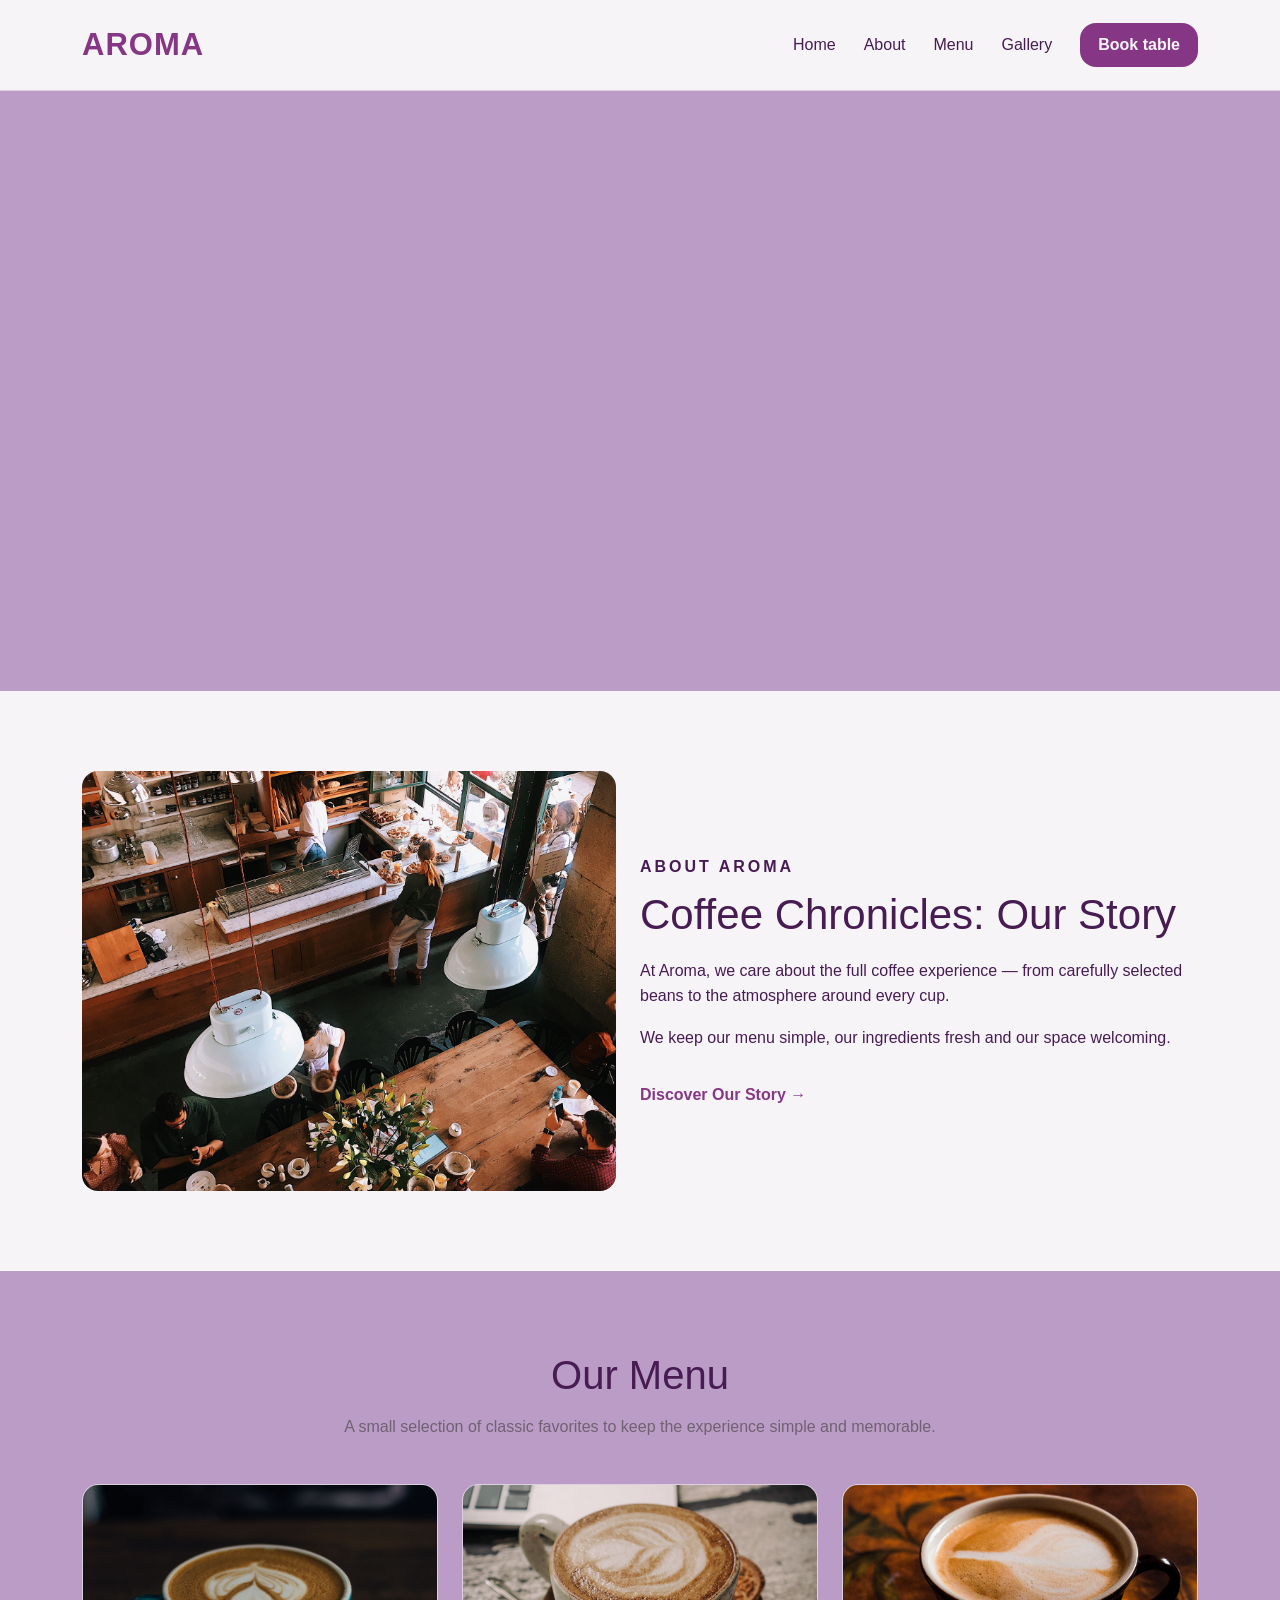
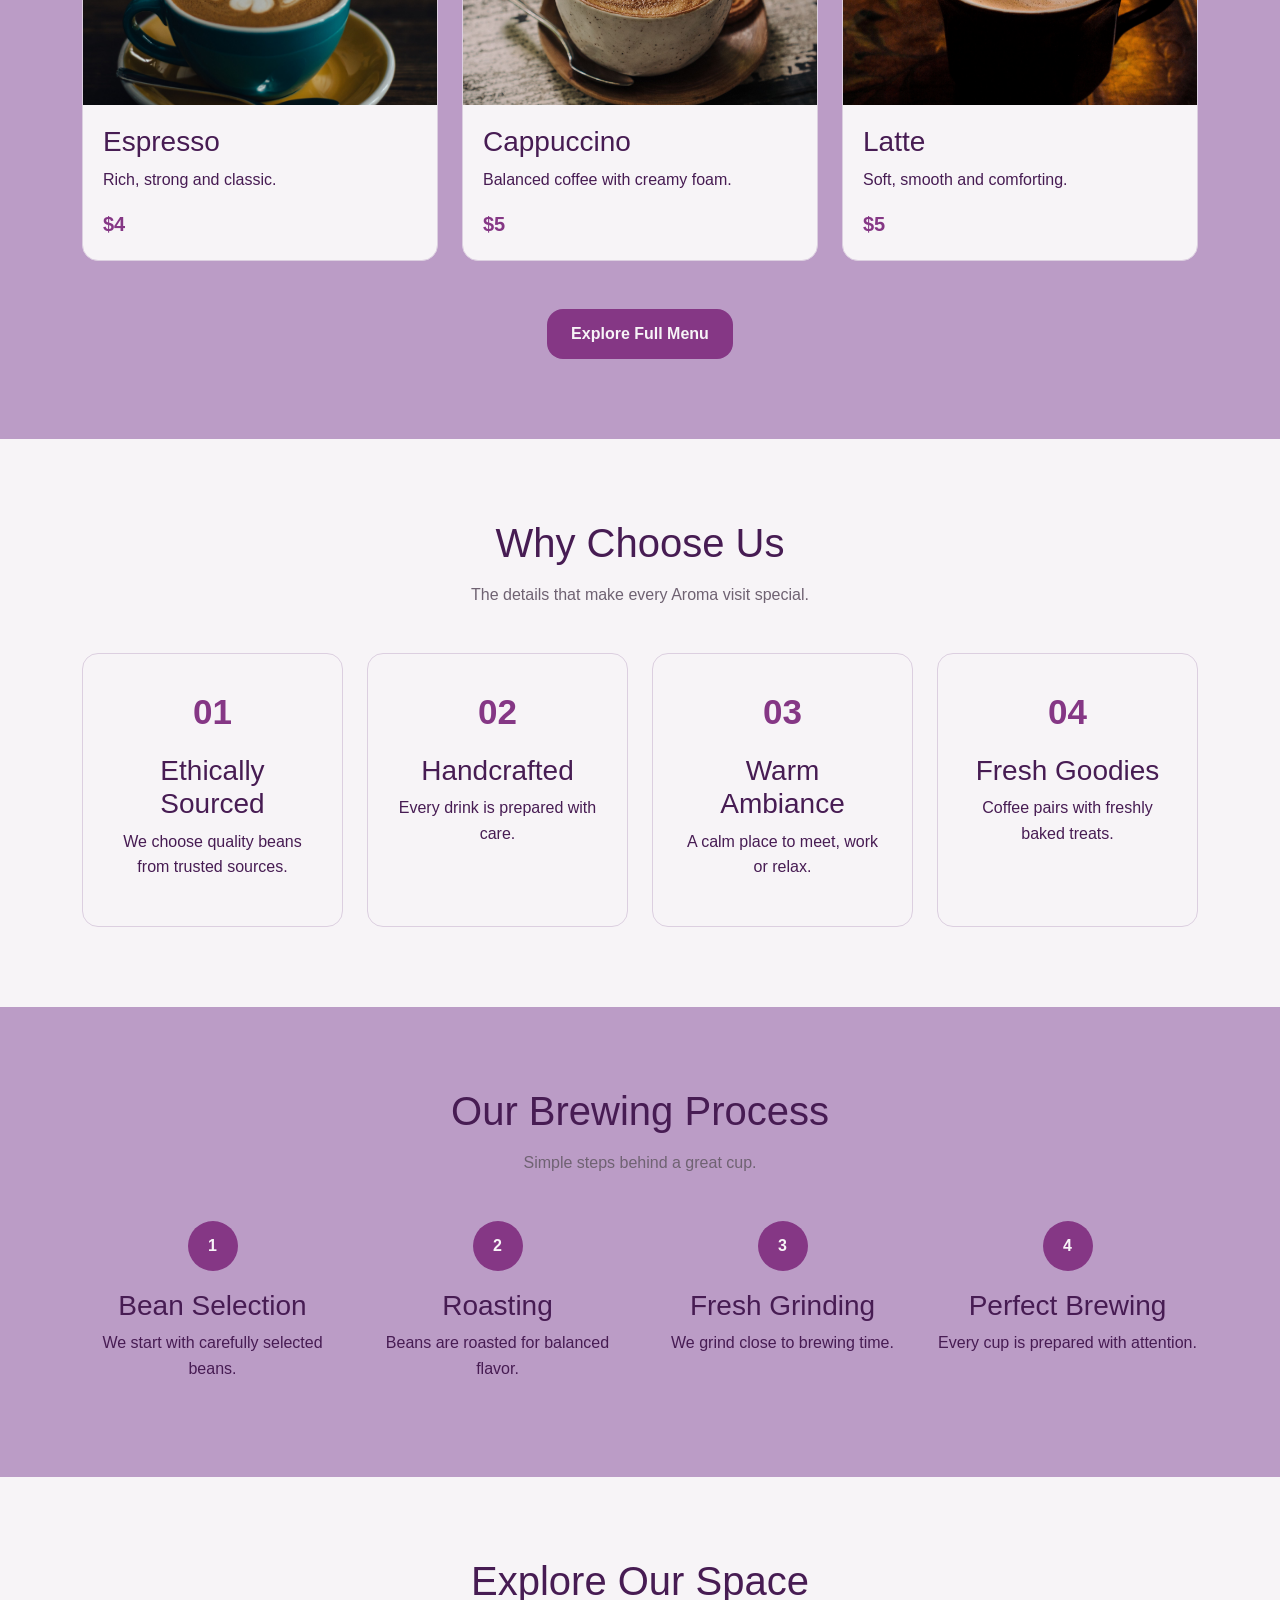
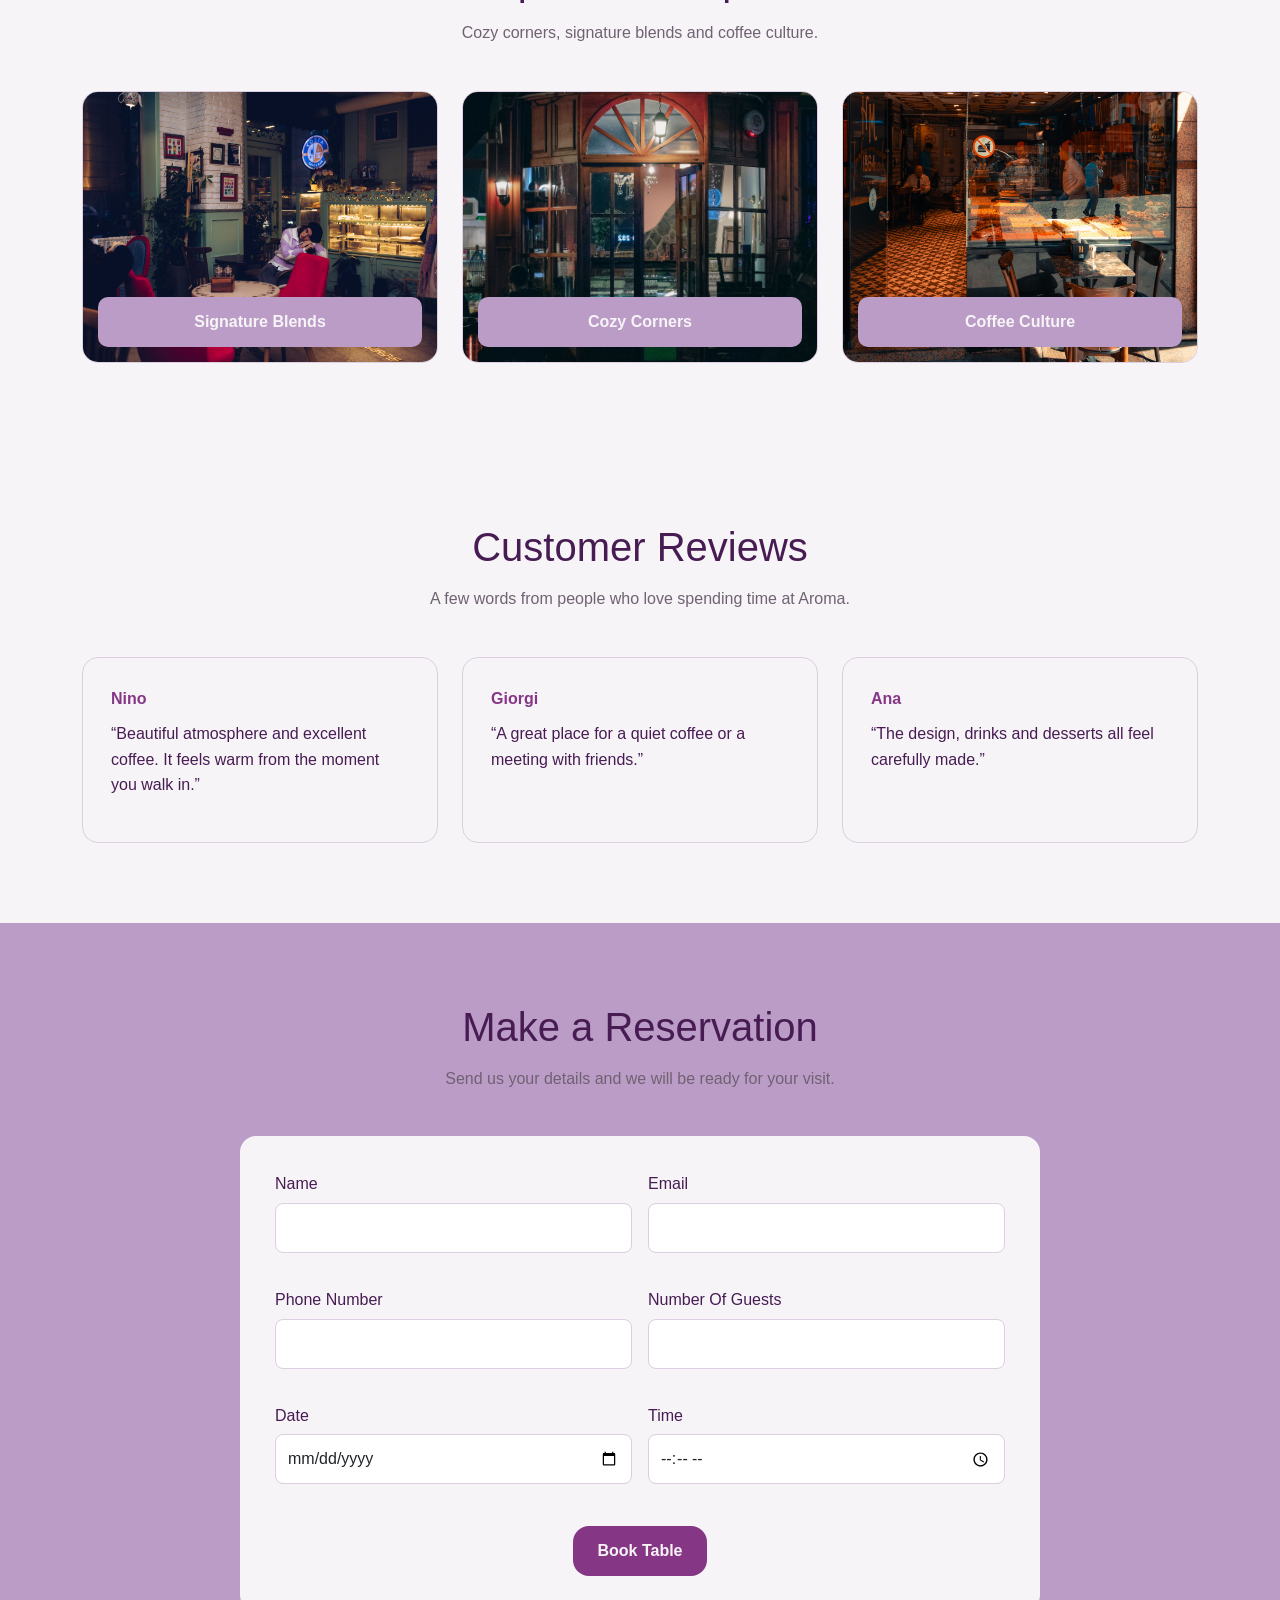
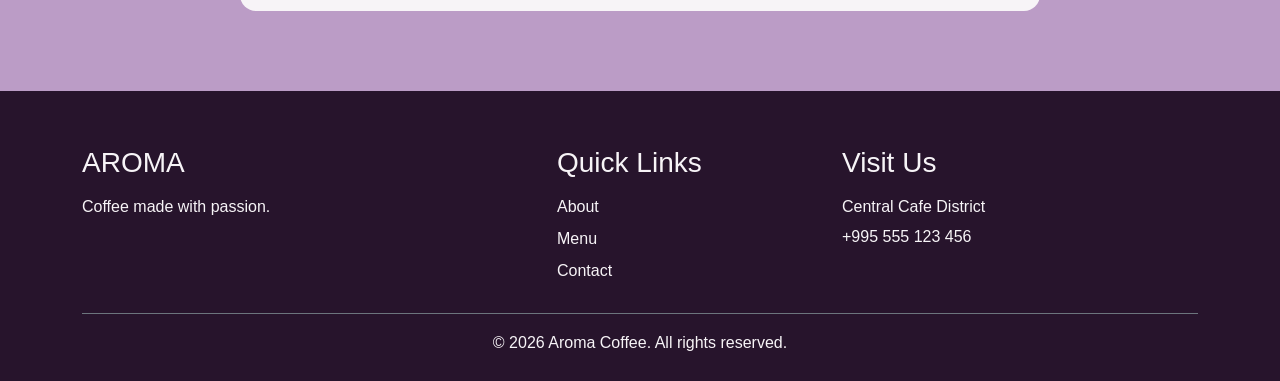
<file: index.html>
<!DOCTYPE html>
<html lang="en">
<head>
    <meta charset="UTF-8">
    <meta name="viewport" content="width=device-width, initial-scale=1.0">
    <title>Aroma Coffee</title>
    <link href="https://cdn.jsdelivr.net/npm/bootstrap@5.2.3/dist/css/bootstrap.min.css" rel="stylesheet">
    <link rel="stylesheet" href="scss/main.css">
    
</head>
<body>

    <header class="header">
        <div class="container">
                <div class="row align-items-center">
                    <div class="col-12 col-md-4 header-logo">
                        AROMA
                    </div>
                    <nav class="col-12 col-md-8 navigation">
                        <a href="index.html" class="header-link">Home</a>
                        <a href="about.html" class="header-link">About</a>
                        <a href="products.html" class="header-link">Menu</a>
                        <a href="products.html#portfolio" class="header-link">Gallery</a>
                        <a href="contact.html" class="header-button">Book table</a>
                    </nav>
                </div>
        </div>
    </header>

<main>

  <section class="hero" id="home">

    <div class="hero-slide hero-slide--one">
        <img src="images/hero1.jpg" alt="Coffee shop interior">
            <div class="hero-content">
                <p class="hero-kicker">Welcome To Aroma</p>
                <h1 class="hero-title">Savor The Perfect Cup Of Coffee</h1>
                <p class="hero-text">
                    Freshly brewed coffee made with passion and a cozy place for coffee lovers.
                </p>
                <a href="#menu" class="hero-button">Explore Menu</a>
            </div>
    </div>




    <div class="hero-slide hero-slide--two">
        <img src="images/hero2.jpg" alt="Coffee shop">
        <div class="hero-content">
            <p class="hero-kicker">
                Discover Aroma
            </p>
            <h2 class="hero-title">Discover The Art Of Coffee Brewing</h2>
            <p class="hero-text">
                Carefully selected beans and simple preparation
                come together in every cup.
            </p>
            <a href="about.html" class="hero-button">Our Story</a>
        </div>

    </div>

    <div class="hero-slide hero-slide--three">
        <img src="images/hero3.jpg" alt="Fresh coffee">
        <div class="hero-content">
            <p class="hero-kicker">
                Coffee Lovers
            </p>
            <h2 class="hero-title">Coffee Made With Passion</h2>
            <p class="hero-text">
                Relax, meet friends and enjoy rich coffee flavors in a cozy atmosphere.
            </p>
            <a href="contact.html" class="hero-button">Contact Us</a>
        </div>
        
    </div>
  </section>

<section class="about-preview">
    <div class="container">
      <div class="row align-items-center g-5">
        <div class="col-12 col-md-6">
          <img src="images/about.jpg" alt="Aroma coffee shop interior">
        </div>
        <div class="col-12 col-md-6 about-preview-content">
          <p class="hero-kicker">About Aroma</p>
          <h2>Coffee Chronicles: Our Story</h2>
          <p>At Aroma, we care about the full coffee experience — from carefully selected beans to the atmosphere around every cup.</p>
          <p>We keep our menu simple, our ingredients fresh and our space welcoming.</p>
          <a class="text-link" href="about.html">Discover Our Story →</a>
        </div>
      </div>
    </div>
  </section>



  <section class="menu-section" id="menu">
    <div class="container">
      <h2 class="section-title">Our Menu</h2>
      <p class="section-subtitle">A small selection of classic favorites to keep the experience simple and memorable.</p>
      <div class="row g-4">
        <div class="col-12 col-md-4">
          <article class="menu-card">
            <img src="images/espresso.jpg" alt="Espresso">
            <div class="menu-card-content">
              <h3>Espresso</h3>
              <p>Rich, strong and classic.</p>
              <span class="price">$4</span>
            </div>
          </article>
        </div>
        <div class="col-12 col-md-4">
          <article class="menu-card">
            <img src="images/cappuccino.jpg" alt="Cappuccino">
            <div class="menu-card-content">
              <h3>Cappuccino</h3>
              <p>Balanced coffee with creamy foam.</p>
              <span class="price">$5</span>
            </div>
          </article>
        </div>
        <div class="col-12 col-md-4">
          <article class="menu-card">
            <img src="images/latte.jpg" alt="Latte">
            <div class="menu-card-content">
              <h3>Latte</h3>
              <p>Soft, smooth and comforting.</p>
              <span class="price">$5</span>
            </div>
          </article>
        </div>
      </div>
      <div class="text-center mt-5">
        <a class="hero-button" href="products.html">Explore Full Menu</a>
      </div>
    </div>
  </section>

  <section class="features">
    <div class="container">
      <h2 class="section-title">Why Choose Us</h2>
      <p class="section-subtitle">The details that make every Aroma visit special.</p>
      <div class="row g-4">
        <div class="col-12 col-md-3">
          <article class="feature-card">
            <div class="feature-icon">01</div>
            <h3>Ethically Sourced</h3>
            <p>We choose quality beans from trusted sources.</p>
          </article>
        </div>
        <div class="col-12 col-md-3">
          <article class="feature-card">
            <div class="feature-icon">02</div>
            <h3>Handcrafted</h3>
            <p>Every drink is prepared with care.</p>
          </article>
        </div>
        <div class="col-12 col-md-3">
          <article class="feature-card">
            <div class="feature-icon">03</div>
            <h3>Warm Ambiance</h3>
            <p>A calm place to meet, work or relax.</p>
          </article>
        </div>
        <div class="col-12 col-md-3">
          <article class="feature-card">
            <div class="feature-icon">04</div>
            <h3>Fresh Goodies</h3>
            <p>Coffee pairs with freshly baked treats.</p>
          </article>
        </div>
      </div>
    </div>
  </section>




  <section class="process">
    <div class="container">
      <h2 class="section-title">Our Brewing Process</h2>
      <p class="section-subtitle">Simple steps behind a great cup.</p>
      <div class="row g-4 text-center">
        <div class="col-12 col-md-3">
          <div class="process-number">1</div>
          <h3>Bean Selection</h3>
          <p>We start with carefully selected beans.</p>
        </div>
        <div class="col-12 col-md-3">
          <div class="process-number">2</div>
          <h3>Roasting</h3>
          <p>Beans are roasted for balanced flavor.</p>
        </div>
        <div class="col-12 col-md-3">
          <div class="process-number">3</div>
          <h3>Fresh Grinding</h3>
          <p>We grind close to brewing time.</p>
        </div>
        <div class="col-12 col-md-3">
          <div class="process-number">4</div>
          <h3>Perfect Brewing</h3>
          <p>Every cup is prepared with attention.</p>
        </div>
      </div>
    </div>
  </section>

  <section class="gallery" id="gallery">
    <div class="container">
      <h2 class="section-title">Explore Our Space</h2>
      <p class="section-subtitle">Cozy corners, signature blends and coffee culture.</p>
      <div class="row g-4">
        <div class="col-12 col-md-4">
          <article class="gallery-card">
            <img src="images/gallery1.jpg" alt="Coffee bar">
            <div class="gallery-caption">Signature Blends</div>
          </article>
        </div>
        <div class="col-12 col-md-4">
          <article class="gallery-card">
            <img src="images/gallery2.jpg" alt="Cafe seating">
            <div class="gallery-caption">Cozy Corners</div>
          </article>
        </div>
        <div class="col-12 col-md-4">
          <article class="gallery-card">
            <img src="images/gallery3.jpg" alt="Coffee culture">
            <div class="gallery-caption">Coffee Culture</div>
          </article>
        </div>
      </div>
    </div>
  </section>





  <section class="testimonials">
    <div class="container">
      <h2 class="section-title">Customer Reviews</h2>
      <p class="section-subtitle">A few words from people who love spending time at Aroma.</p>
      <div class="row g-4">
        <div class="col-12 col-md-4">
          <article class="testimonial-card">
            <strong>Nino</strong>
            <p>“Beautiful atmosphere and excellent coffee. It feels warm from the moment you walk in.”</p>
          </article>
        </div>
        <div class="col-12 col-md-4">
          <article class="testimonial-card">
            <strong>Giorgi</strong>
            <p>“A great place for a quiet coffee or a meeting with friends.”</p>
          </article>
        </div>
        <div class="col-12 col-md-4">
          <article class="testimonial-card">
            <strong>Ana</strong>
            <p>“The design, drinks and desserts all feel carefully made.”</p>
          </article>
        </div>
      </div>
    </div>
  </section>

  <section class="reservation" id="reservation">
    <div class="container">
      <h2 class="section-title">Make a Reservation</h2>
      <p class="section-subtitle">Send us your details and we will be ready for your visit.</p>
      <form class="reservation-box">
        <div class="row g-3">
          <div class="col-12 col-md-6">
            <label for="r-name">Name</label>
            <input id="r-name" type="text" class="form-control">
          </div>
          <div class="col-12 col-md-6">
            <label for="r-email">Email</label>
            <input id="r-email" type="email" class="form-control">
          </div>
          <div class="col-12 col-md-6">
            <label for="r-phone">Phone Number</label>
            <input id="r-phone" type="tel" class="form-control">
          </div>
          <div class="col-12 col-md-6">
            <label for="r-guests">Number Of Guests</label>
            <input id="r-guests" type="number" class="form-control">
          </div>
          <div class="col-12 col-md-6">
            <label for="r-date">Date</label>
            <input id="r-date" type="date" class="form-control">
          </div>
          <div class="col-12 col-md-6">
            <label for="r-time">Time</label>
            <input id="r-time" type="time" class="form-control">
          </div>
          <div class="col-12 text-center mt-4">
            <button type="submit" class="hero-button border-0">Book Table</button>
          </div>
        </div>
      </form>
    </div>
  </section>
</main>



<footer class="footer">
  <div class="container">
    <div class="row g-4">
      <div class="col-12 col-md-5">
        <h3>AROMA</h3>
        <p>Coffee made with passion.</p>
      </div>
      <div class="col-6 col-md-3">
        <h3>Quick Links</h3>
        <a href="about.html" class="d-block text-decoration-none">About</a>
        <a href="products.html" class="d-block text-decoration-none">Menu</a>
        <a href="contact.html" class="d-block text-decoration-none">Contact</a>
      </div>
      <div class="col-6 col-md-4">
        <h3>Visit Us</h3>
        <p class="mb-1">Central Cafe District</p>
        <p>+995 555 123 456</p>
      </div>
    </div>
    <div class="footer-bottom text-center mt-4 pt-3 border-top border-secondary">
      © 2026 Aroma Coffee. All rights reserved.
    </div>
  </div>
</footer>



</body>
</html>
</file>
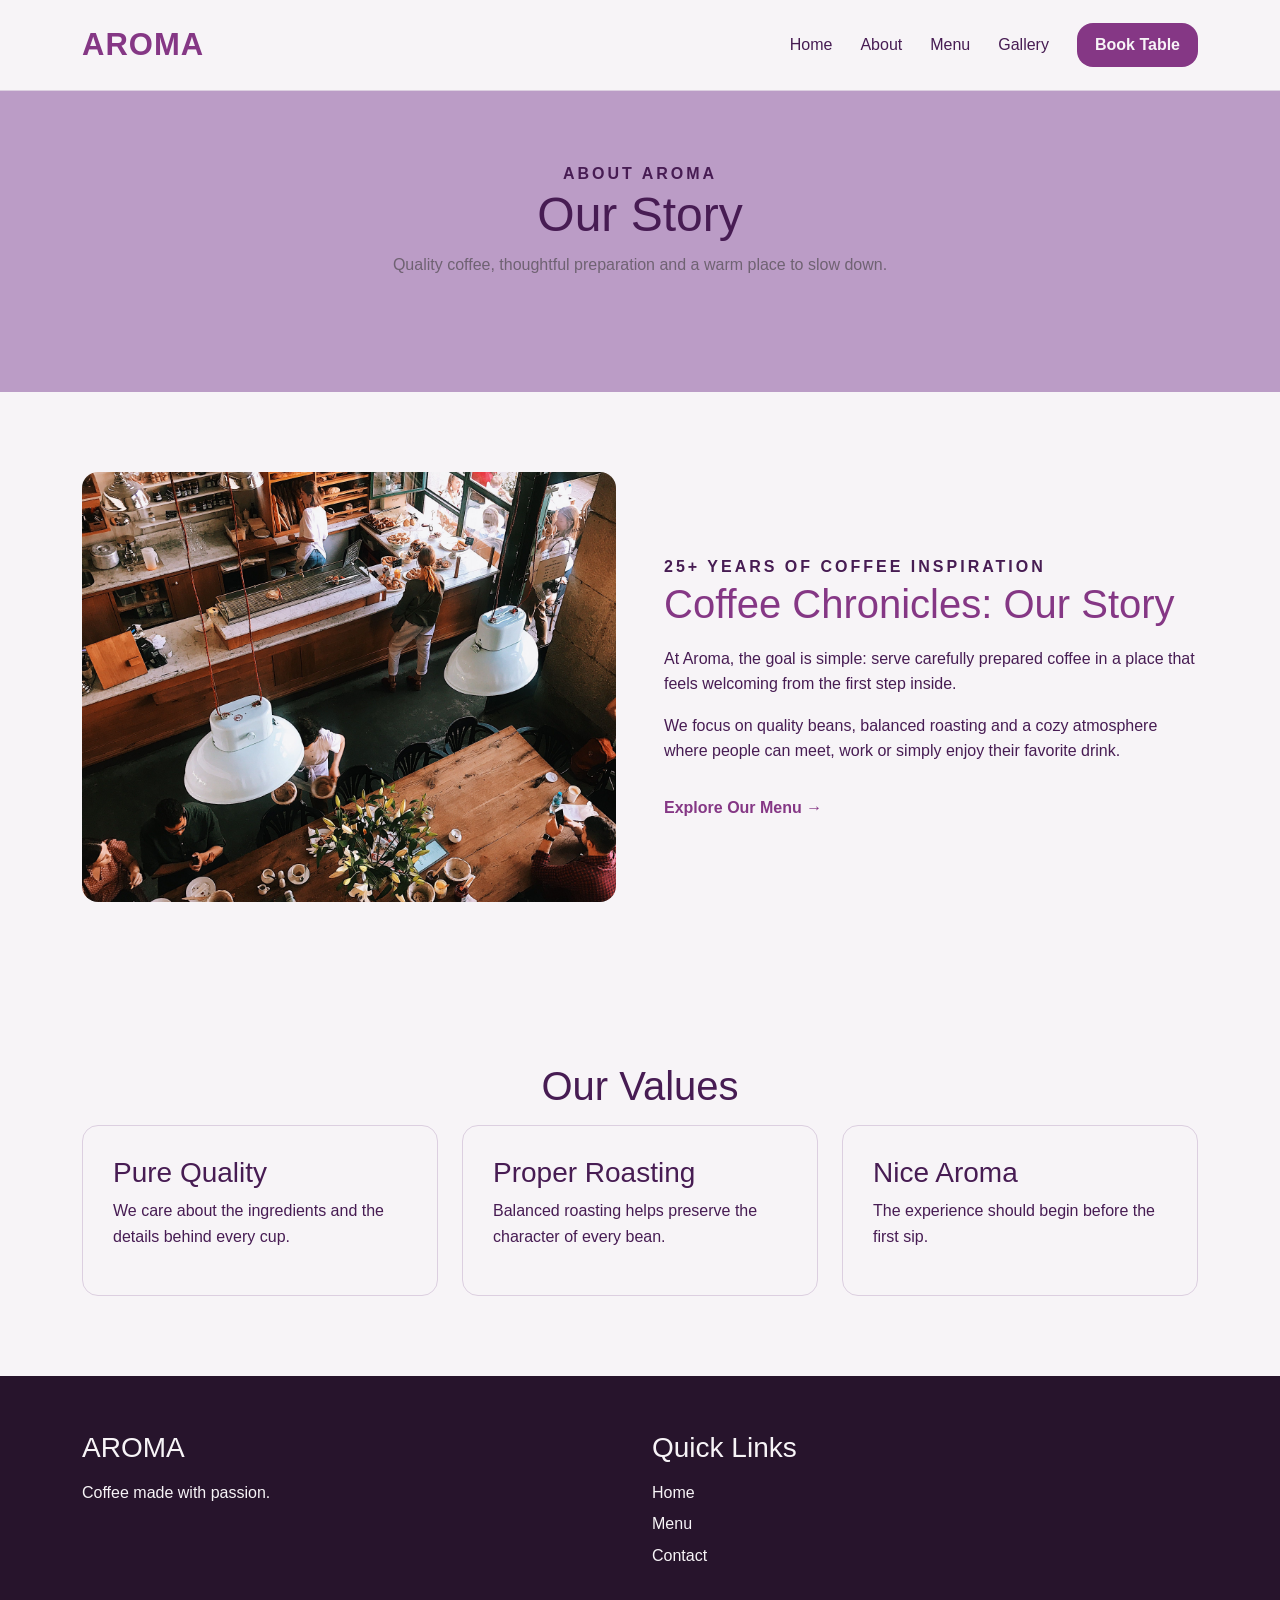
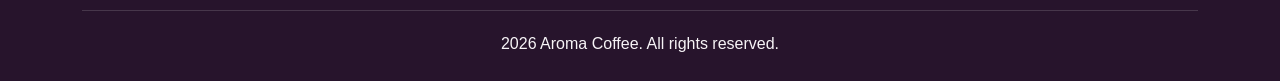
<file: about.html>
<!DOCTYPE html>
<html lang="en">
<head>
  <meta charset="UTF-8">
  <meta name="viewport" content="width=device-width, initial-scale=1.0">
  <title>About Us - Aroma Coffee</title>
  <link href="https://cdn.jsdelivr.net/npm/bootstrap@5.2.3/dist/css/bootstrap.min.css" rel="stylesheet">
  <link rel="stylesheet" href="scss/main.css">
</head>
<body>

  <header class="header">
    <div class="container">
      <div class="row align-items-center">
        <div class="col-12 col-md-4 header-logo">
          AROMA
        </div>
        <div class="col-12 col-md-8 navigation">
          <a class="header-link" href="index.html">Home</a>
          <a class="header-link active" href="about.html">About</a>
          <a class="header-link" href="products.html">Menu</a>
          <a class="header-link" href="products.html#portfolio">Gallery</a>
          <a class="header-button" href="contact.html">Book Table</a>
        </div>
      </div>
    </div>
  </header>

  <main>
    <section class="about-hero">
      <div class="container text-center">
        <span class="hero-kicker">About Aroma</span>
        <h1>Our Story</h1>
        <p class="section-subtitle">Quality coffee, thoughtful preparation and a warm place to slow down.</p>
      </div>
    </section>

    <section class="story">
      <div class="container">
        <div class="row align-items-center g-5">
          <div class="col-12 col-md-6">
            <img src="images/about.jpg" alt="Aroma cafe interior" class="img-fluid">
          </div>
          <div class="col-12 col-md-6 story-content">
            <span class="hero-kicker">25+ Years of Coffee Inspiration</span>
            <h2 class="section-title text-start">Coffee Chronicles: Our Story</h2>
            <p>At Aroma, the goal is simple: serve carefully prepared coffee in a place that feels welcoming from the first step inside.</p>
            <p>We focus on quality beans, balanced roasting and a cozy atmosphere where people can meet, work or simply enjoy their favorite drink.</p>
            <a class="text-link" href="products.html">Explore Our Menu &rarr;</a>
          </div>
        </div>
      </div>
    </section>

    <section class="features">
      <div class="container">
        <h2 class="section-title">Our Values</h2>
        <div class="row g-4">
          <div class="col-12 col-md-4">
            <article class="value-card">
              <h3>Pure Quality</h3>
              <p>We care about the ingredients and the details behind every cup.</p>
            </article>
          </div>
          <div class="col-12 col-md-4">
            <article class="value-card">
              <h3>Proper Roasting</h3>
              <p>Balanced roasting helps preserve the character of every bean.</p>
            </article>
          </div>
          <div class="col-12 col-md-4">
            <article class="value-card">
              <h3>Nice Aroma</h3>
              <p>The experience should begin before the first sip.</p>
            </article>
          </div>
        </div>
      </div>
    </section>
  </main>

  <footer class="footer">
    <div class="container">
      <div class="row g-4">
        <div class="col-12 col-md-6">
          <h3>AROMA</h3>
          <p>Coffee made with passion.</p>
        </div>
        <div class="col-12 col-md-6">
          <h3>Quick Links</h3>
          <a href="index.html">Home</a>
          <a href="products.html">Menu</a>
          <a href="contact.html">Contact</a>
        </div>
      </div>
      <div class="footer-bottom">
        2026 Aroma Coffee. All rights reserved.
      </div>
    </div>
  </footer>

</body>
</html>
</file>
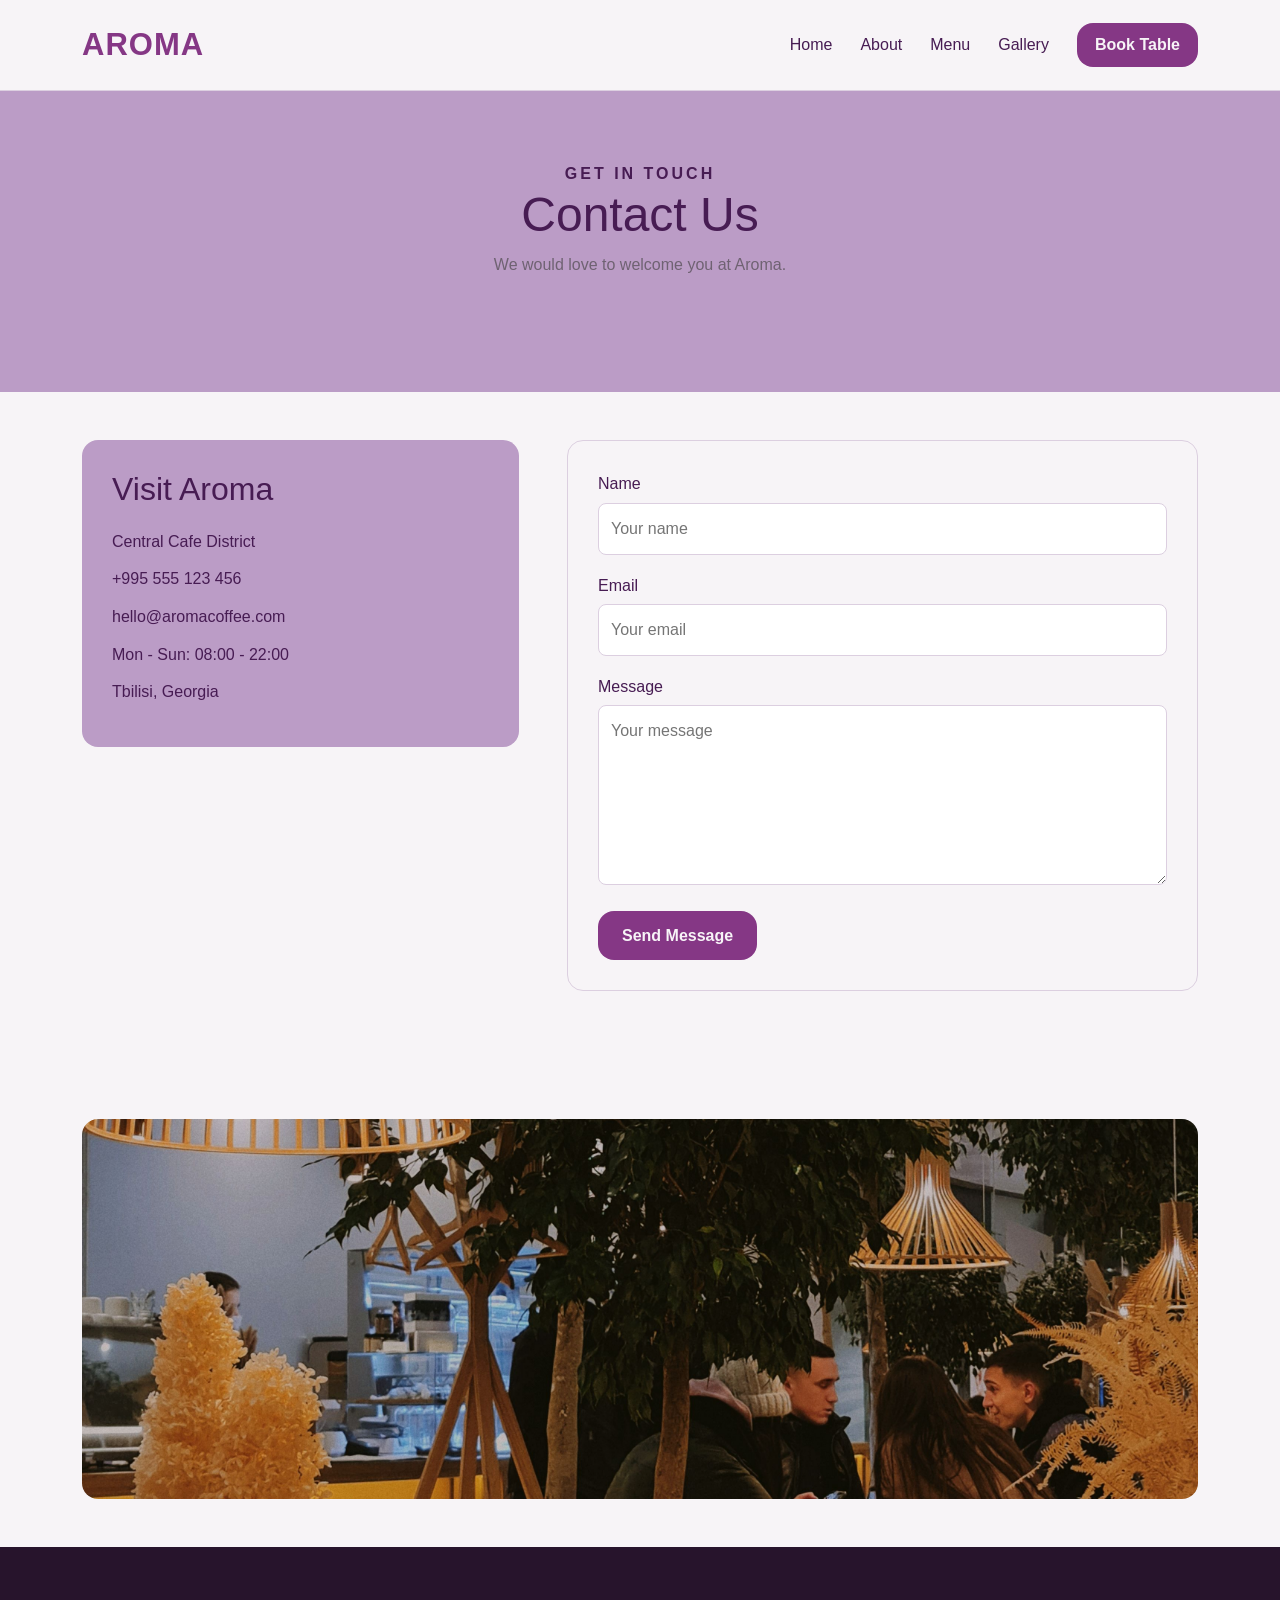
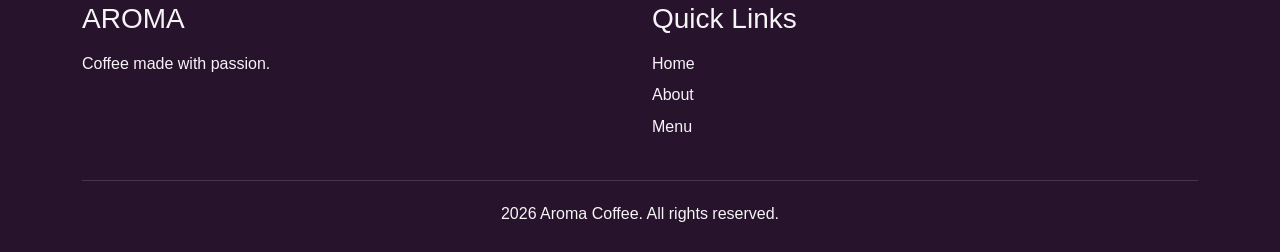
<file: contact.html>
<!DOCTYPE html>
<html lang="en">
<head>
  <meta charset="UTF-8">
  <meta name="viewport" content="width=device-width, initial-scale=1.0">
  <title>Contact Us - Aroma Coffee</title>
  <link href="https://cdn.jsdelivr.net/npm/bootstrap@5.2.3/dist/css/bootstrap.min.css" rel="stylesheet">
  <link rel="stylesheet" href="scss/main.css">
</head>
<body>

  <header class="header">
    <div class="container">
      <div class="row align-items-center">
        <div class="col-12 col-md-4 header-logo">
          AROMA
        </div>
        <div class="col-12 col-md-8 navigation">
          <a class="header-link" href="index.html">Home</a>
          <a class="header-link" href="about.html">About</a>
          <a class="header-link" href="products.html">Menu</a>
          <a class="header-link" href="products.html#portfolio">Gallery</a>
          <a class="header-button active" href="contact.html">Book Table</a>
        </div>
      </div>
    </div>
  </header>

  <main>
    <section class="contact-hero">
      <div class="container text-center">
        <span class="hero-kicker">Get In Touch</span>
        <h1>Contact Us</h1>
        <p class="section-subtitle">We would love to welcome you at Aroma.</p>
      </div>
    </section>

    <section class="py-5">
      <div class="container">
        <div class="row g-5">
          
          <div class="col-12 col-md-5">
            <div class="contact-info">
              <h2>Visit Aroma</h2>
              <p>Central Cafe District</p>
              <p>+995 555 123 456</p>
              <p>hello@aromacoffee.com</p>
              <p>Mon - Sun: 08:00 - 22:00</p>
              <p>Tbilisi, Georgia</p>
            </div>
          </div>

          <div class="col-12 col-md-7">
            <form class="contact-form">
              <label for="name">Name</label>
              <input id="name" type="text" placeholder="Your name">

              <label for="email">Email</label>
              <input id="email" type="email" placeholder="Your email">

              <label for="message">Message</label>
              <textarea id="message" rows="6" placeholder="Your message"></textarea>

              <button type="submit">Send Message</button>
            </form>
          </div>

        </div>
      </div>
    </section>

    <section class="pb-5">
      <div class="container">
        <img class="contact-photo" src="images/contact.jpg" alt="Aroma coffee shop">
      </div>
    </section>
  </main>

  <footer class="footer">
    <div class="container">
      <div class="row g-4">
        <div class="col-12 col-md-6">
          <h3>AROMA</h3>
          <p>Coffee made with passion.</p>
        </div>
        <div class="col-12 col-md-6">
          <h3>Quick Links</h3>
          <a href="index.html">Home</a>
          <a href="about.html">About</a>
          <a href="products.html">Menu</a>
        </div>
      </div>
      <div class="footer-bottom">
        2026 Aroma Coffee. All rights reserved.
      </div>
    </div>
  </footer>

</body>
</html>
</file>
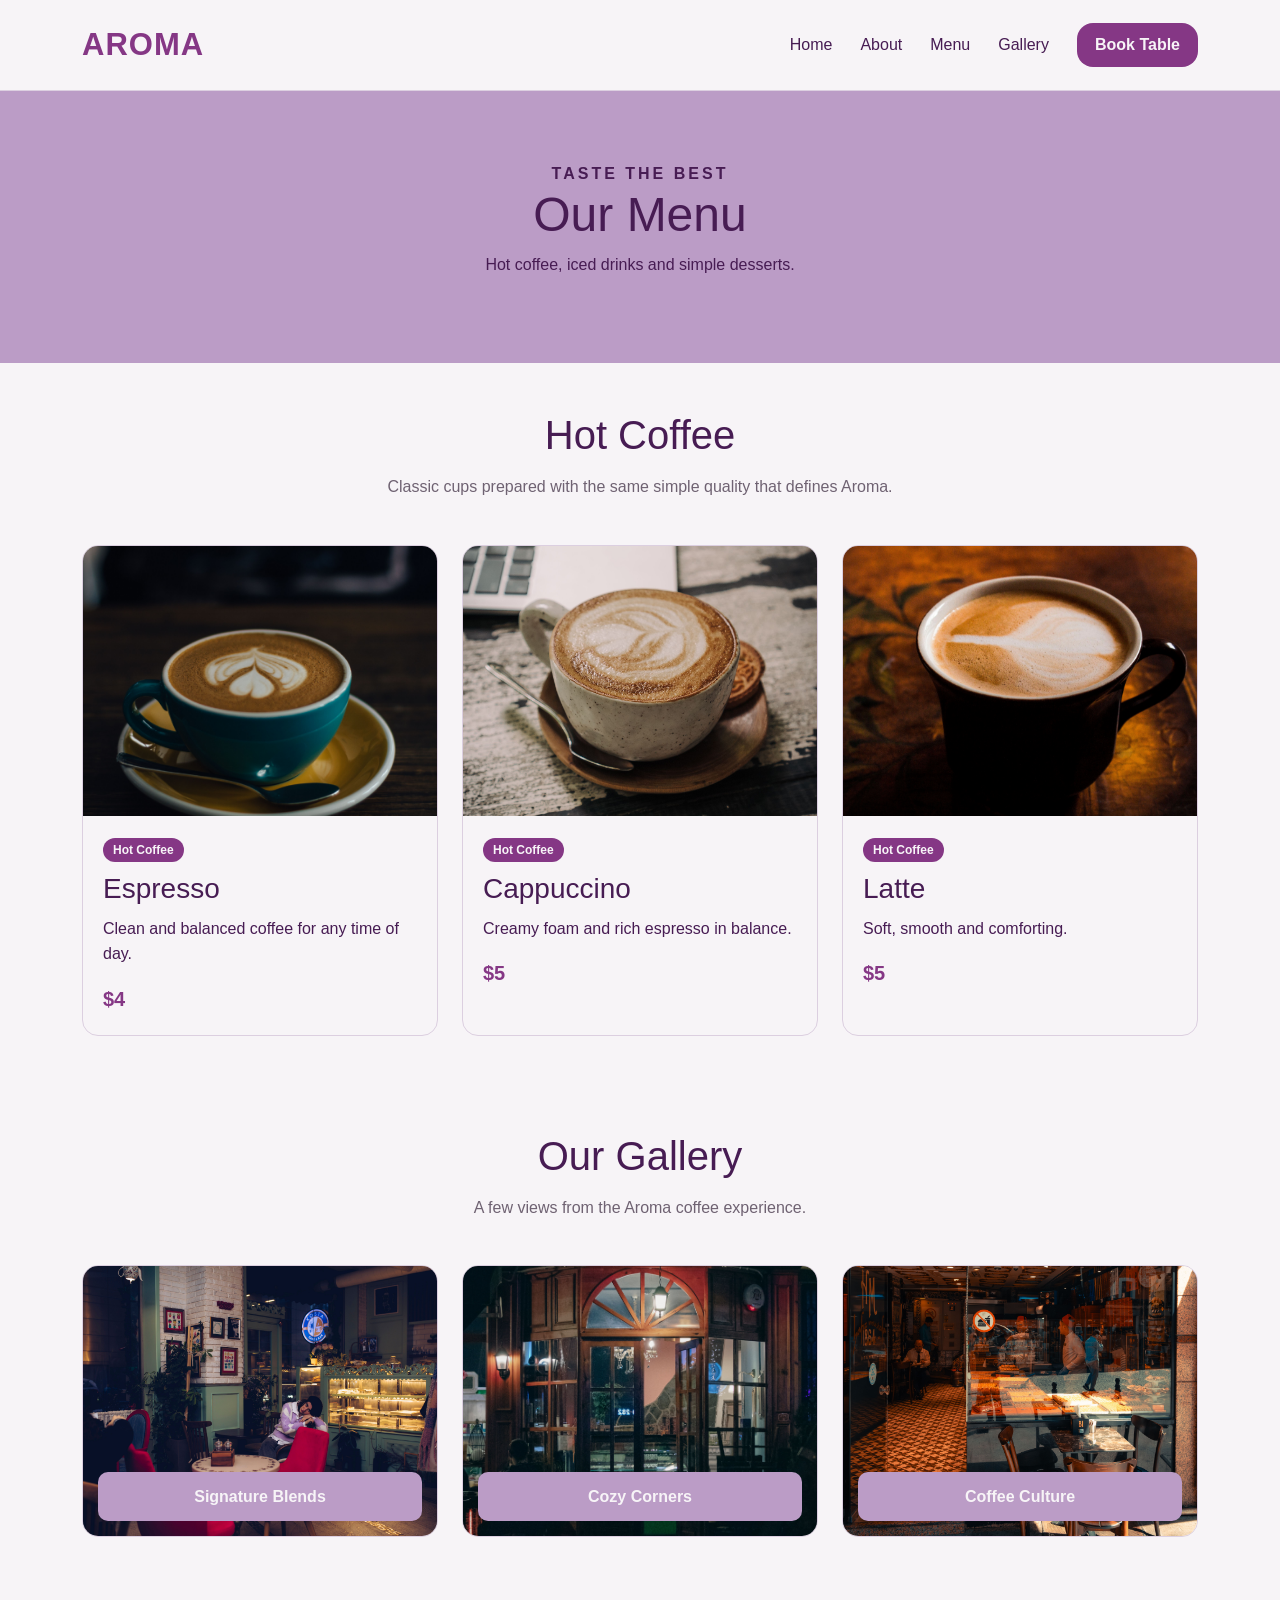
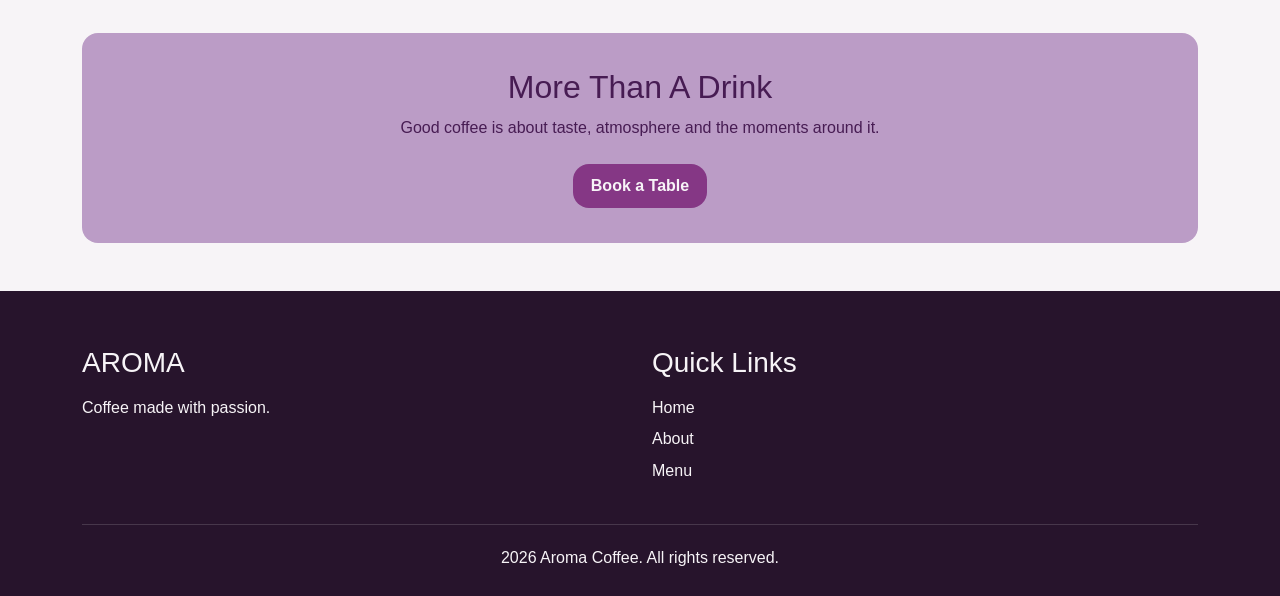
<file: products.html>
<!DOCTYPE html>
<html lang="en">
<head>
  <meta charset="UTF-8">
  <meta name="viewport" content="width=device-width, initial-scale=1.0">
  <title>Menu - Aroma Coffee</title>
  <link href="https://cdn.jsdelivr.net/npm/bootstrap@5.2.3/dist/css/bootstrap.min.css" rel="stylesheet">
  <link rel="stylesheet" href="scss/main.css">
</head>
<body>

  <header class="header">
    <div class="container">
      <div class="row align-items-center">
        <div class="col-12 col-md-4 header-logo">
          AROMA
        </div>
        <div class="col-12 col-md-8 navigation">
          <a class="header-link" href="index.html">Home</a>
          <a class="header-link" href="about.html">About</a>
          <a class="header-link active" href="products.html">Menu</a>
          <a class="header-link" href="#portfolio">Gallery</a>
          <a class="header-button" href="contact.html">Book Table</a>
        </div>
      </div>
    </div>
  </header>

  <main>
    <section class="products-hero">
      <div class="container text-center">
        <span class="hero-kicker">Taste the Best</span>
        <h1>Our Menu</h1>
        <p>Hot coffee, iced drinks and simple desserts.</p>
      </div>
    </section>

    <section class="py-5">
      <div class="container">
        <h2 class="section-title">Hot Coffee</h2>
        <p class="section-subtitle">Classic cups prepared with the same simple quality that defines Aroma.</p>

        <div class="row g-4">
          <div class="col-12 col-md-4">
            <article class="product-card">
              <img src="images/espresso.jpg" alt="Espresso">
              <div class="product-card-content">
                <span class="badge">Hot Coffee</span>
                <h3>Espresso</h3>
                <p>Clean and balanced coffee for any time of day.</p>
                <span class="price">$4</span>
              </div>
            </article>
          </div>

          <div class="col-12 col-md-4">
            <article class="product-card">
              <img src="images/cappuccino.jpg" alt="Cappuccino">
              <div class="product-card-content">
                <span class="badge">Hot Coffee</span>
                <h3>Cappuccino</h3>
                <p>Creamy foam and rich espresso in balance.</p>
                <span class="price">$5</span>
              </div>
            </article>
          </div>

          <div class="col-12 col-md-4">
            <article class="product-card">
              <img src="images/latte.jpg" alt="Latte">
              <div class="product-card-content">
                <span class="badge">Hot Coffee</span>
                <h3>Latte</h3>
                <p>Soft, smooth and comforting.</p>
                <span class="price">$5</span>
              </div>
            </article>
          </div>
        </div>
      </div>
    </section>

    <section id="portfolio" class="py-5">
      <div class="container">
        <h2 class="section-title">Our Gallery</h2>
        <p class="section-subtitle">A few views from the Aroma coffee experience.</p>

        <div class="row g-4">
          <div class="col-12 col-md-4">
            <article class="gallery-card">
              <img src="images/gallery1.jpg" alt="Coffee counter">
              <div class="gallery-caption">Signature Blends</div>
            </article>
          </div>

          <div class="col-12 col-md-4">
            <article class="gallery-card">
              <img src="images/gallery2.jpg" alt="Cafe seating">
              <div class="gallery-caption">Cozy Corners</div>
            </article>
          </div>

          <div class="col-12 col-md-4">
            <article class="gallery-card">
              <img src="images/gallery3.jpg" alt="Coffee community">
              <div class="gallery-caption">Coffee Culture</div>
            </article>
          </div>
        </div>
      </div>
    </section>

    <section class="py-5">
      <div class="container">
        <div class="product-footer-note">
          <h2>More Than A Drink</h2>
          <p>Good coffee is about taste, atmosphere and the moments around it.</p>
          <a class="header-button d-inline-block mt-2" href="contact.html">Book a Table</a>
        </div>
      </div>
    </section>
  </main>

  <footer class="footer">
    <div class="container">
      <div class="row g-4">
        <div class="col-12 col-md-6">
          <h3>AROMA</h3>
          <p>Coffee made with passion.</p>
        </div>
        <div class="col-12 col-md-6">
          <h3>Quick Links</h3>
          <a href="index.html">Home</a>
          <a href="about.html">About</a>
          <a href="products.html">Menu</a>
        </div>
      </div>
      <div class="footer-bottom">
         2026 Aroma Coffee. All rights reserved.
      </div>
    </div>
  </footer>

</body>
</html>
</file>
<file: scss/main.css>
* {
  margin: 0;
  padding: 0;
  box-sizing: border-box;
}

html {
  scroll-behavior: smooth;
}

body {
  min-width: 320px;
  font-family: Arial, sans-serif;
  color: rgb(71, 28, 83);
  background: rgb(247, 244, 247);
  line-height: 1.6;
}

img {
  max-width: 100%;
  display: block;
}

a {
  text-decoration: none;
  color: inherit;
}

section {
  padding: 80px 0;
}

.section-title {
  margin-bottom: 15px;
  text-align: center;
  color: rgb(71, 28, 83);
  font-size: 40px;
}

.section-subtitle {
  max-width: 650px;
  margin: 0 auto 45px;
  text-align: center;
  color: #6f6272;
}

.header {
  position: relative;
  z-index: 10;
  padding: 20px 0;
  background: rgb(247, 244, 247);
  border-bottom: 1px solid rgb(220, 207, 224);
}

.header-logo {
  color: rgb(133, 55, 133);
  font-size: 31px;
  font-weight: bold;
  letter-spacing: 1px;
}

.navigation {
  display: flex;
  align-items: center;
  justify-content: flex-end;
  gap: 28px;
}

.header-link {
  color: rgb(71, 28, 83);
  transition: 0.3s;
}
.header-link:hover {
  color: rgb(133, 55, 133);
}

.header-button {
  display: inline-block;
  padding: 12px 24px;
  border-radius: 16px;
  text-decoration: none;
  font-weight: bold;
  padding: 9px 18px;
  color: rgb(247, 244, 247);
  background: rgb(133, 55, 133);
}
.header-button:hover {
  color: rgb(247, 244, 247);
  background: rgb(106, 83, 188);
}

.hero {
  position: relative;
  height: 600px;
  overflow: hidden;
  background-color: rgb(187, 156, 198);
}

.hero-slide {
  position: absolute;
  inset: 0;
  opacity: 0;
  animation: heroSlide 15s infinite;
}

.hero-slide--one {
  animation-delay: 0s;
}

.hero-slide--two {
  animation-delay: 5s;
}

.hero-slide--three {
  animation-delay: 10s;
}

.hero-slide img {
  width: 100%;
  height: 100%;
  -o-object-fit: cover;
     object-fit: cover;
}

.hero-slide::after {
  position: absolute;
  inset: 0;
  content: "";
  background: linear-gradient(90deg, rgba(71, 28, 83, 0.82), rgba(71, 28, 83, 0.22), rgba(71, 28, 83, 0.05));
}

.hero-content {
  position: absolute;
  top: 50%;
  left: 8%;
  z-index: 2;
  width: 500px;
  transform: translateY(-50%);
  color: rgb(247, 244, 247);
}

.hero-kicker {
  margin-bottom: 10px;
  font-weight: bold;
  text-transform: uppercase;
  letter-spacing: 3px;
}

.hero-title {
  margin-bottom: 18px;
  font-size: 58px;
  line-height: 1.05;
}

.hero-text {
  margin-bottom: 28px;
  font-size: 18px;
}

.hero-button {
  display: inline-block;
  padding: 12px 24px;
  border-radius: 16px;
  text-decoration: none;
  font-weight: bold;
  color: rgb(247, 244, 247);
  background: rgb(133, 55, 133);
}

.hero-button:hover {
  color: rgb(247, 244, 247);
  background: rgb(106, 83, 188);
}

@keyframes heroSlide {
  0%, 28% {
    opacity: 1;
  }
  33%, 95% {
    opacity: 0;
  }
  100% {
    opacity: 1;
  }
}
.about-preview {
  background: rgb(247, 244, 247);
}

.about-preview img {
  width: 100%;
  height: 420px;
  -o-object-fit: cover;
     object-fit: cover;
  border-radius: 16px;
}

.about-preview-content {
  padding: 20px 0;
}

.about-preview-content h2 {
  margin-bottom: 18px;
  color: rgb(71, 28, 83);
  font-size: 42px;
}

.text-link {
  display: inline-block;
  margin-top: 15px;
  color: rgb(133, 55, 133);
  font-weight: bold;
}

.menu-section {
  background: rgb(187, 156, 198);
}

.menu-card {
  border: 1px solid rgb(220, 207, 224);
  border-radius: 16px;
  overflow: hidden;
  background: rgb(247, 244, 247);
  height: 100%;
  transition: 0.3s;
}

.menu-card:hover {
  border-color: rgb(133, 55, 133);
  transform: translateY(-6px);
}

.menu-card img {
  width: 100%;
  height: 220px;
  -o-object-fit: cover;
     object-fit: cover;
}

.menu-card-content {
  padding: 20px;
}

.menu-card-content h3 {
  margin-bottom: 8px;
  color: rgb(71, 28, 83);
}

.price {
  color: rgb(133, 55, 133);
  font-size: 20px;
  font-weight: bold;
}

.features {
  background: rgb(247, 244, 247);
}

.feature-card {
  border: 1px solid rgb(220, 207, 224);
  border-radius: 16px;
  overflow: hidden;
  background: rgb(247, 244, 247);
  height: 100%;
  padding: 30px;
  text-align: center;
  transition: 0.3s;
}

.feature-card:hover {
  border-color: rgb(133, 55, 133);
  transform: translateY(-5px);
}

.feature-icon {
  margin-bottom: 14px;
  color: rgb(133, 55, 133);
  font-size: 35px;
  font-weight: bold;
}

.process {
  background: rgb(187, 156, 198);
}

.process-number {
  width: 50px;
  height: 50px;
  margin: 0 auto 18px;
  border-radius: 50%;
  display: flex;
  align-items: center;
  justify-content: center;
  color: rgb(247, 244, 247);
  background: rgb(133, 55, 133);
  font-weight: bold;
}

.gallery-card {
  border: 1px solid rgb(220, 207, 224);
  border-radius: 16px;
  overflow: hidden;
  background: rgb(247, 244, 247);
  position: relative;
}

.gallery-card img {
  width: 100%;
  height: 250px;
  -o-object-fit: cover;
     object-fit: cover;
}

.gallery-caption {
  position: absolute;
  right: 15px;
  bottom: 15px;
  left: 15px;
  padding: 12px;
  color: rgb(247, 244, 247);
  background: rgba(71, 28, 83, 0.85);
  border-radius: 10px;
}

.testimonials {
  background: rgb(247, 244, 247);
}

.testimonial-card {
  border: 1px solid rgb(220, 207, 224);
  border-radius: 16px;
  overflow: hidden;
  background: rgb(247, 244, 247);
  height: 100%;
  padding: 28px;
}

.testimonial-card strong {
  display: block;
  margin-bottom: 10px;
  color: rgb(133, 55, 133);
}

.reservation {
  background: rgb(187, 156, 198);
}

.reservation-box {
  max-width: 800px;
  margin: 0 auto;
  padding: 35px;
  border-radius: 16px;
  background: rgb(247, 244, 247);
}

.reservation-box label {
  display: block;
  margin-bottom: 6px;
  color: rgb(71, 28, 83);
}

.reservation-box input,
.reservation-box textarea,
.reservation-box select {
  width: 100%;
  margin-bottom: 18px;
  padding: 12px;
  border: 1px solid rgb(220, 207, 224);
  border-radius: 8px;
}

.reservation-box button {
  display: inline-block;
  padding: 12px 24px;
  border-radius: 16px;
  text-decoration: none;
  font-weight: bold;
  border: 0;
  color: rgb(247, 244, 247);
  background: rgb(133, 55, 133);
}

.reservation-box button:hover {
  background: rgb(106, 83, 188);
}

.footer {
  padding: 55px 0 25px;
  color: rgb(247, 244, 247);
  background: rgb(39, 20, 44);
}
.footer h3 {
  margin-bottom: 15px;
}
.footer a {
  display: block;
  margin-bottom: 6px;
  color: rgb(247, 244, 247);
  text-decoration: none;
  transition: color 0.3s ease;
}
.footer a:hover {
  color: rgb(187, 156, 198);
}
.footer .footer-bottom {
  margin-top: 35px;
  padding-top: 20px;
  border-top: 1px solid rgba(255, 255, 255, 0.15);
  text-align: center;
}

.about-hero,
.products-hero,
.contact-hero {
  padding: 70px 0;
  text-align: center;
  background: rgb(187, 156, 198);
}

.about-hero h1,
.products-hero h1,
.contact-hero h1 {
  color: rgb(71, 28, 83);
  font-size: 48px;
}

.story img {
  width: 100%;
  height: 430px;
  -o-object-fit: cover;
     object-fit: cover;
  border-radius: 16px;
}

.story-content h2 {
  margin-bottom: 18px;
  color: rgb(133, 55, 133);
  font-size: 40px;
}

.value-card {
  border: 1px solid rgb(220, 207, 224);
  border-radius: 16px;
  overflow: hidden;
  background: rgb(247, 244, 247);
  height: 100%;
  padding: 30px;
}

.product-card {
  border: 1px solid rgb(220, 207, 224);
  border-radius: 16px;
  overflow: hidden;
  background: rgb(247, 244, 247);
  height: 100%;
  transition: 0.3s ease;
}
.product-card:hover {
  border-color: rgb(133, 55, 133);
  transform: translateY(-6px);
}
.product-card img {
  width: 100%;
  height: 270px;
  -o-object-fit: cover;
     object-fit: cover;
}

.product-card-content {
  padding: 20px;
}
.product-card-content h3 {
  margin-bottom: 10px;
  color: rgb(71, 28, 83);
}

.badge {
  display: inline-block;
  margin-bottom: 10px;
  padding: 6px 10px;
  border-radius: 30px;
  color: rgb(247, 244, 247);
  background: rgb(133, 55, 133);
  font-size: 12px;
}

.gallery-card {
  overflow: hidden;
  border-radius: 16px;
}
.gallery-card img {
  width: 100%;
  height: 270px;
  -o-object-fit: cover;
     object-fit: cover;
  transition: transform 0.3s ease;
}
.gallery-card .gallery-caption {
  padding: 12px;
  text-align: center;
  background: rgb(187, 156, 198);
  font-weight: 600;
}
.gallery-card:hover img {
  transform: scale(1.05);
}

.product-footer-note {
  padding: 35px;
  text-align: center;
  border-radius: 16px;
  background: rgb(187, 156, 198);
}

.contact-info {
  padding: 30px;
  border-radius: 16px;
  background: rgb(187, 156, 198);
}
.contact-info h2 {
  margin-bottom: 20px;
  color: rgb(71, 28, 83);
}
.contact-info p {
  margin-bottom: 12px;
}

.contact-form {
  padding: 30px;
  border: 1px solid rgb(220, 207, 224);
  border-radius: 16px;
  background: rgb(247, 244, 247);
}
.contact-form label {
  display: block;
  margin-bottom: 6px;
}
.contact-form input,
.contact-form textarea {
  width: 100%;
  margin-bottom: 18px;
  padding: 12px;
  border: 1px solid rgb(220, 207, 224);
  border-radius: 8px;
}
.contact-form button {
  display: inline-block;
  padding: 12px 24px;
  border-radius: 16px;
  text-decoration: none;
  font-weight: bold;
  border: 0;
  color: rgb(247, 244, 247);
  background: rgb(133, 55, 133);
}
.contact-form button:hover {
  background: rgb(106, 83, 188);
}

.contact-photo {
  width: 100%;
  height: 380px;
  -o-object-fit: cover;
     object-fit: cover;
  border-radius: 16px;
}/*# sourceMappingURL=main.css.map */
</file>
